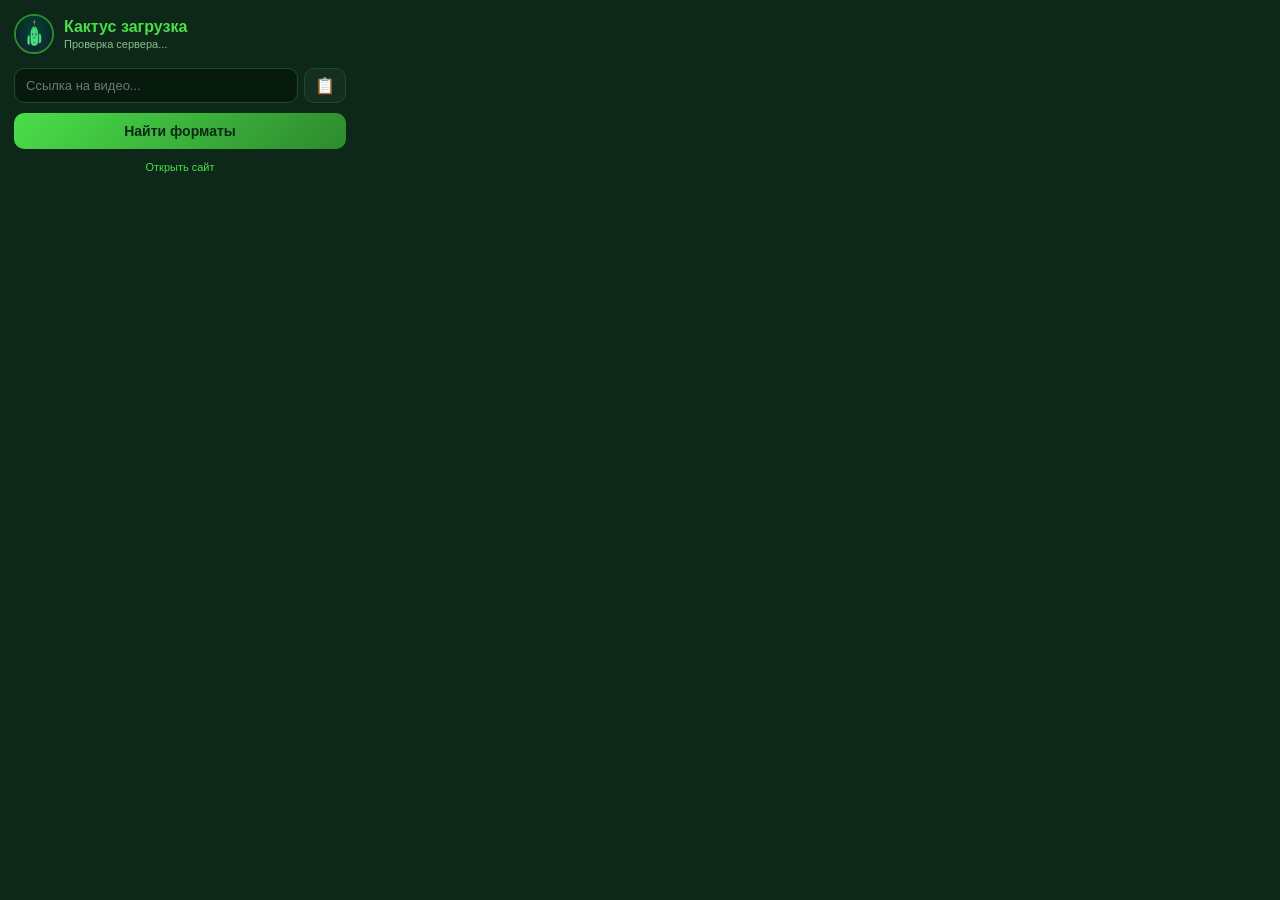
<file: extension/popup.html>
<!DOCTYPE html>
<html lang="ru">
<head>
  <meta charset="UTF-8">
  <meta name="viewport" content="width=device-width, initial-scale=1.0">
  <title>Кактус загрузка</title>
  <link rel="stylesheet" href="popup.css">
</head>
<body>
  <header class="header">
    <img src="icons/icon48.png" alt="" class="logo">
    <div>
      <h1>Кактус загрузка</h1>
      <p class="status" id="server-status">Проверка сервера...</p>
    </div>
  </header>

  <div class="url-row">
    <input type="url" id="url-input" placeholder="Ссылка на видео...">
    <button id="grab-btn" class="btn-icon" title="Взять с текущей вкладки">📋</button>
  </div>

  <button id="analyze-btn" class="btn btn-primary">
    <span class="btn-text">Найти форматы</span>
    <span class="btn-loader hidden"></span>
  </button>

  <div id="error-box" class="error-box hidden"></div>

  <details id="cookies-block" class="cookies-block hidden">
    <summary>Cookies вручную</summary>
    <textarea id="cookies-input" rows="3"></textarea>
  </details>
  <p id="cookies-status" class="cookies-status hidden">✓ YouTube cookies подключены автоматически</p>

  <div id="result" class="hidden">
    <div class="video-info">
      <img id="thumbnail" class="thumbnail hidden" alt="" referrerpolicy="no-referrer">
      <div class="video-meta">
        <p id="video-title" class="video-title">—</p>
        <p id="video-meta" class="video-sub">—</p>
      </div>
    </div>

    <p class="label">Формат</p>
    <select id="format-select" class="format-select"></select>

    <button id="download-btn" class="btn btn-download">
      <span class="btn-text">⬇ Скачать</span>
      <span class="btn-loader hidden"></span>
    </button>
  </div>

  <footer class="footer">
    <a href="https://kaktus-zagruzka.ru/" target="_blank" rel="noopener">Открыть сайт</a>
  </footer>

  <script src="cookies-util.js"></script>
  <script src="popup.js"></script>
</body>
</html>
</file>
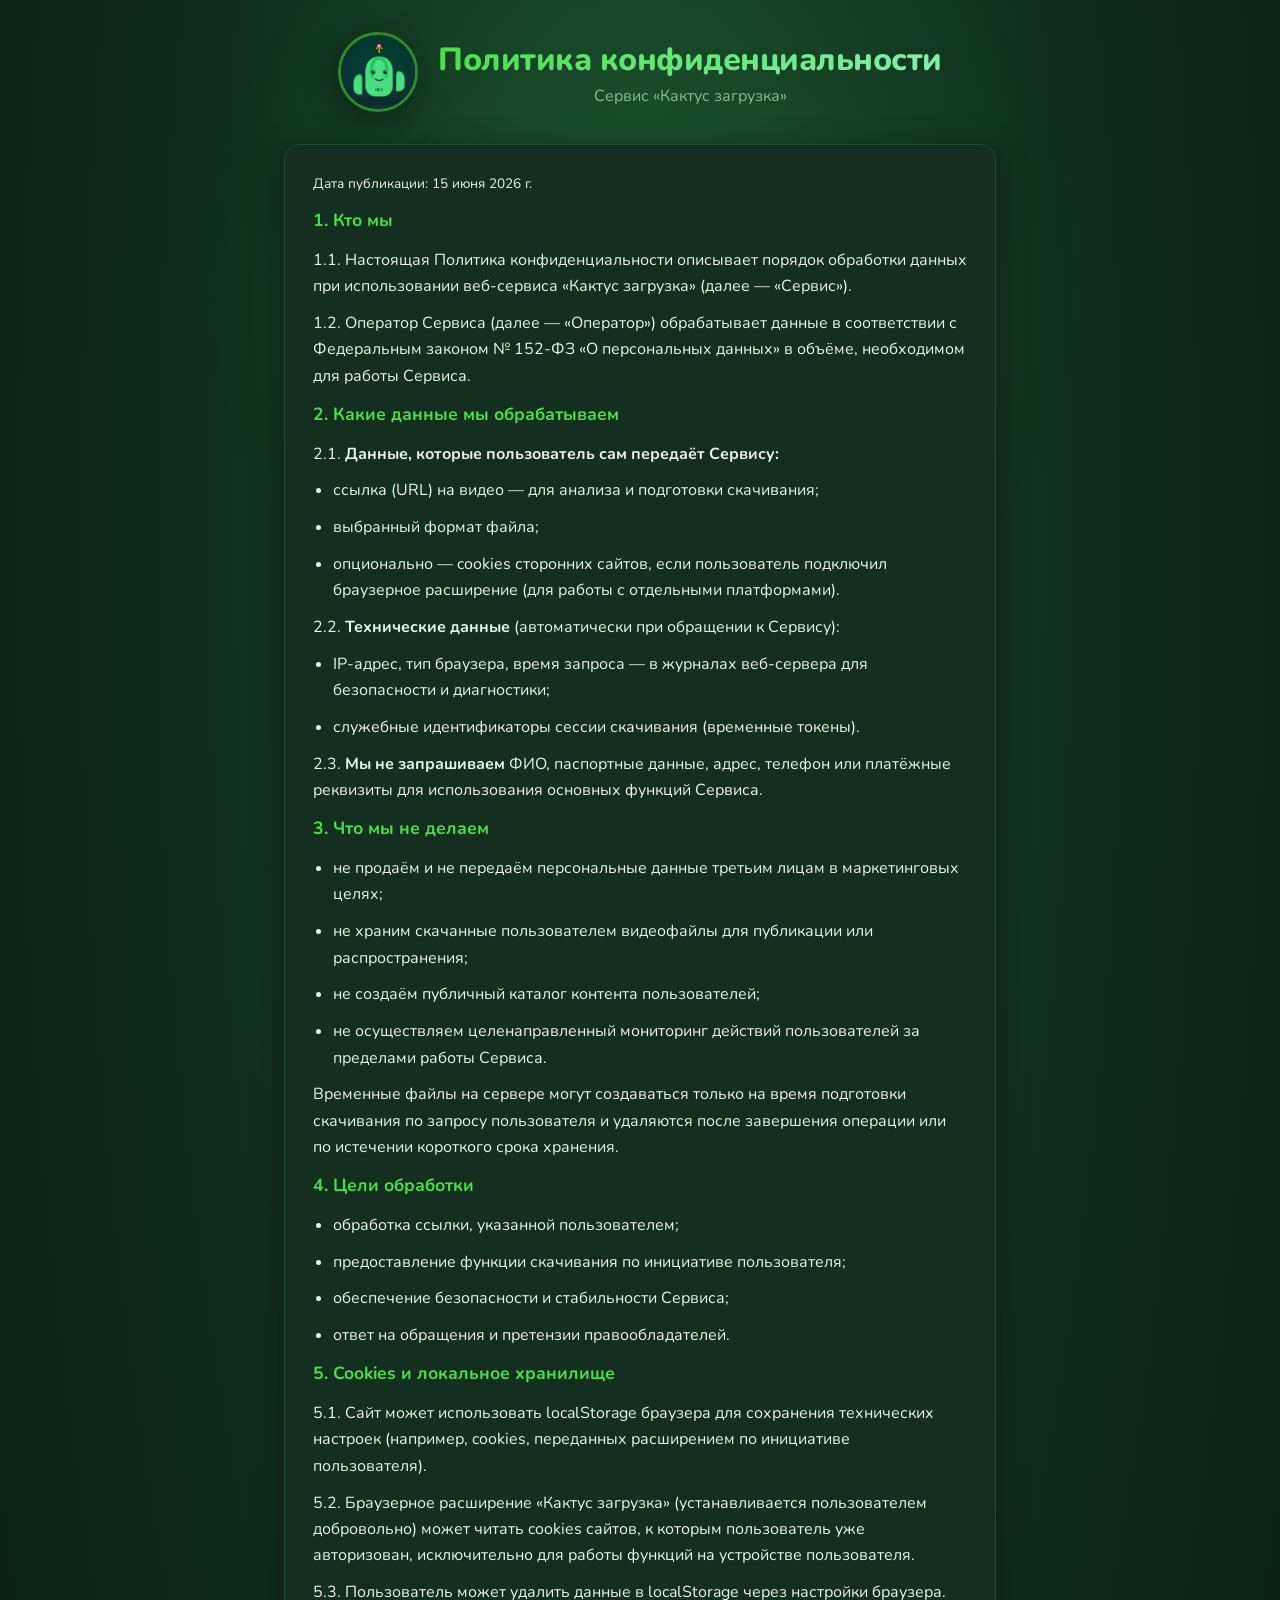
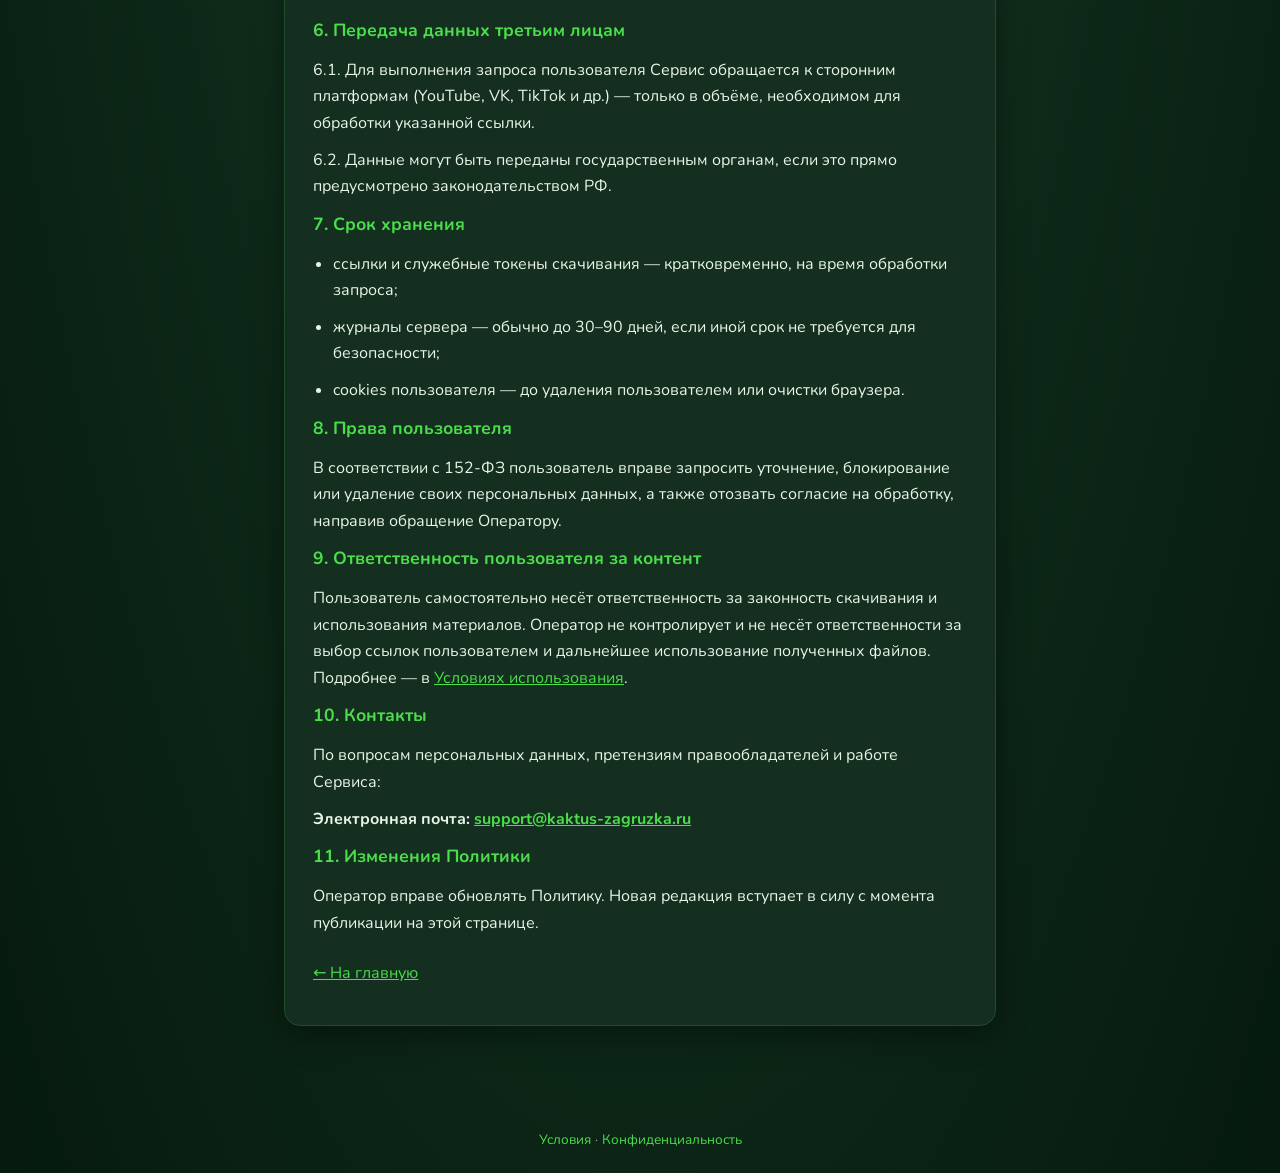
<file: static/privacy.html>
<!DOCTYPE html>
<html lang="ru">
<head>
  <meta charset="UTF-8">
  <meta name="viewport" content="width=device-width, initial-scale=1.0">
  <title>Политика конфиденциальности — Кактус загрузка</title>
  <link rel="icon" href="/static/logo.png" type="image/png">
  <link rel="preconnect" href="https://fonts.googleapis.com">
  <link rel="preconnect" href="https://fonts.gstatic.com" crossorigin>
  <link href="https://fonts.googleapis.com/css2?family=Nunito:wght@400;600;700;800&display=swap" rel="stylesheet">
  <link rel="stylesheet" href="/static/style.css?v=5">
</head>
<body>
  <div class="bg-glow"></div>

  <header class="header">
    <div class="logo-wrap">
      <img src="/static/logo.png" alt="Кактус" class="logo">
      <div>
        <h1>Политика конфиденциальности</h1>
        <p class="tagline">Сервис «Кактус загрузка»</p>
      </div>
    </div>
  </header>

  <main class="container legal-page">
    <article class="card legal-card">
      <p class="legal-updated">Дата публикации: 15 июня 2026 г.</p>

      <section>
        <h2>1. Кто мы</h2>
        <p>1.1. Настоящая Политика конфиденциальности описывает порядок обработки данных при использовании веб-сервиса «Кактус загрузка» (далее — «Сервис»).</p>
        <p>1.2. Оператор Сервиса (далее — «Оператор») обрабатывает данные в соответствии с Федеральным законом № 152-ФЗ «О персональных данных» в объёме, необходимом для работы Сервиса.</p>
      </section>

      <section>
        <h2>2. Какие данные мы обрабатываем</h2>
        <p>2.1. <strong>Данные, которые пользователь сам передаёт Сервису:</strong></p>
        <ul>
          <li>ссылка (URL) на видео — для анализа и подготовки скачивания;</li>
          <li>выбранный формат файла;</li>
          <li>опционально — cookies сторонних сайтов, если пользователь подключил браузерное расширение (для работы с отдельными платформами).</li>
        </ul>
        <p>2.2. <strong>Технические данные</strong> (автоматически при обращении к Сервису):</p>
        <ul>
          <li>IP-адрес, тип браузера, время запроса — в журналах веб-сервера для безопасности и диагностики;</li>
          <li>служебные идентификаторы сессии скачивания (временные токены).</li>
        </ul>
        <p>2.3. <strong>Мы не запрашиваем</strong> ФИО, паспортные данные, адрес, телефон или платёжные реквизиты для использования основных функций Сервиса.</p>
      </section>

      <section>
        <h2>3. Что мы не делаем</h2>
        <ul>
          <li>не продаём и не передаём персональные данные третьим лицам в маркетинговых целях;</li>
          <li>не храним скачанные пользователем видеофайлы для публикации или распространения;</li>
          <li>не создаём публичный каталог контента пользователей;</li>
          <li>не осуществляем целенаправленный мониторинг действий пользователей за пределами работы Сервиса.</li>
        </ul>
        <p>Временные файлы на сервере могут создаваться только на время подготовки скачивания по запросу пользователя и удаляются после завершения операции или по истечении короткого срока хранения.</p>
      </section>

      <section>
        <h2>4. Цели обработки</h2>
        <ul>
          <li>обработка ссылки, указанной пользователем;</li>
          <li>предоставление функции скачивания по инициативе пользователя;</li>
          <li>обеспечение безопасности и стабильности Сервиса;</li>
          <li>ответ на обращения и претензии правообладателей.</li>
        </ul>
      </section>

      <section>
        <h2>5. Cookies и локальное хранилище</h2>
        <p>5.1. Сайт может использовать localStorage браузера для сохранения технических настроек (например, cookies, переданных расширением по инициативе пользователя).</p>
        <p>5.2. Браузерное расширение «Кактус загрузка» (устанавливается пользователем добровольно) может читать cookies сайтов, к которым пользователь уже авторизован, исключительно для работы функций на устройстве пользователя.</p>
        <p>5.3. Пользователь может удалить данные в localStorage через настройки браузера.</p>
      </section>

      <section>
        <h2>6. Передача данных третьим лицам</h2>
        <p>6.1. Для выполнения запроса пользователя Сервис обращается к сторонним платформам (YouTube, VK, TikTok и др.) — только в объёме, необходимом для обработки указанной ссылки.</p>
        <p>6.2. Данные могут быть переданы государственным органам, если это прямо предусмотрено законодательством РФ.</p>
      </section>

      <section>
        <h2>7. Срок хранения</h2>
        <ul>
          <li>ссылки и служебные токены скачивания — кратковременно, на время обработки запроса;</li>
          <li>журналы сервера — обычно до 30–90 дней, если иной срок не требуется для безопасности;</li>
          <li>cookies пользователя — до удаления пользователем или очистки браузера.</li>
        </ul>
      </section>

      <section>
        <h2>8. Права пользователя</h2>
        <p>В соответствии с 152-ФЗ пользователь вправе запросить уточнение, блокирование или удаление своих персональных данных, а также отозвать согласие на обработку, направив обращение Оператору.</p>
      </section>

      <section>
        <h2>9. Ответственность пользователя за контент</h2>
        <p>Пользователь самостоятельно несёт ответственность за законность скачивания и использования материалов. Оператор не контролирует и не несёт ответственности за выбор ссылок пользователем и дальнейшее использование полученных файлов. Подробнее — в <a href="/terms">Условиях использования</a>.</p>
      </section>

      <section>
        <h2>10. Контакты</h2>
        <p>По вопросам персональных данных, претензиям правообладателей и работе Сервиса:</p>
        <p class="legal-contact">Электронная почта: <a href="mailto:support@kaktus-zagruzka.ru">support@kaktus-zagruzka.ru</a></p>
      </section>

      <section>
        <h2>11. Изменения Политики</h2>
        <p>Оператор вправе обновлять Политику. Новая редакция вступает в силу с момента публикации на этой странице.</p>
      </section>

      <p class="legal-back"><a href="/">← На главную</a></p>
    </article>
  </main>

  <footer class="footer">
    <p><a href="/terms">Условия</a> · <a href="/privacy">Конфиденциальность</a></p>
  </footer>
</body>
</html>
</file>
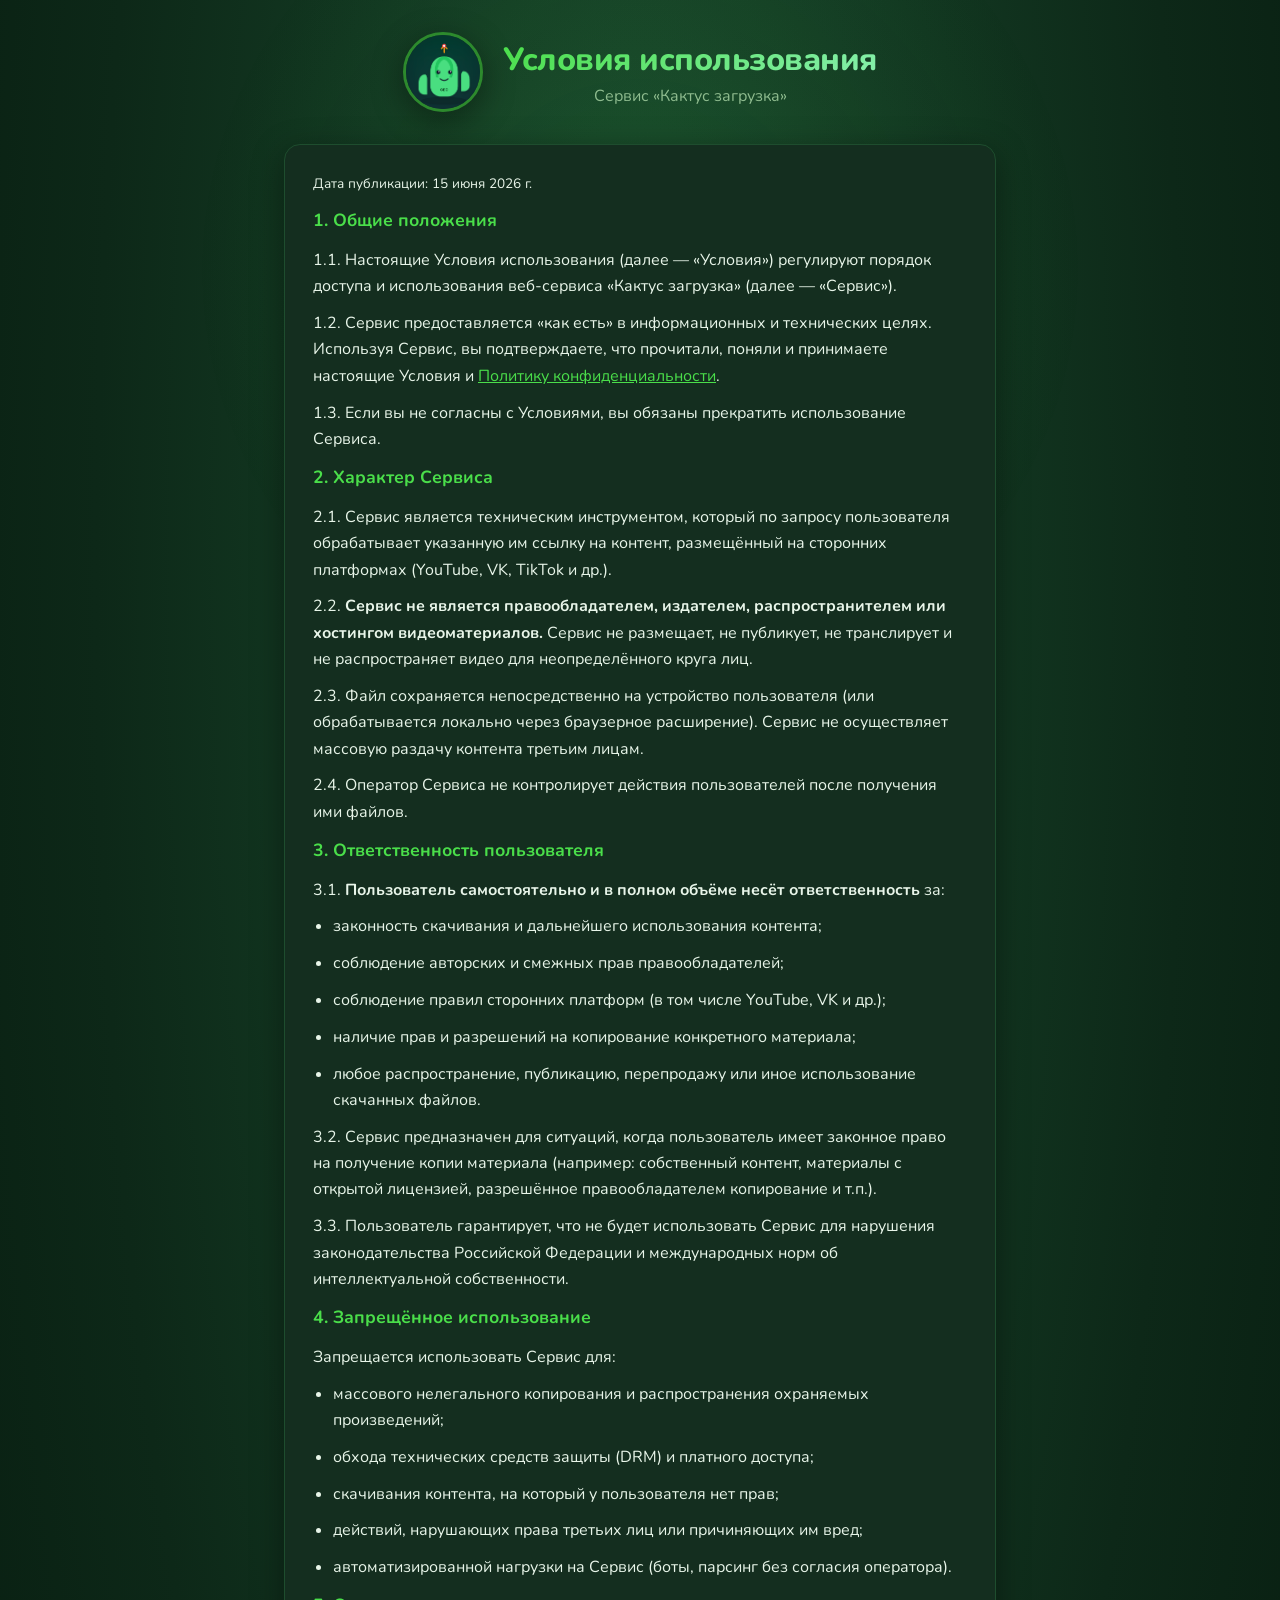
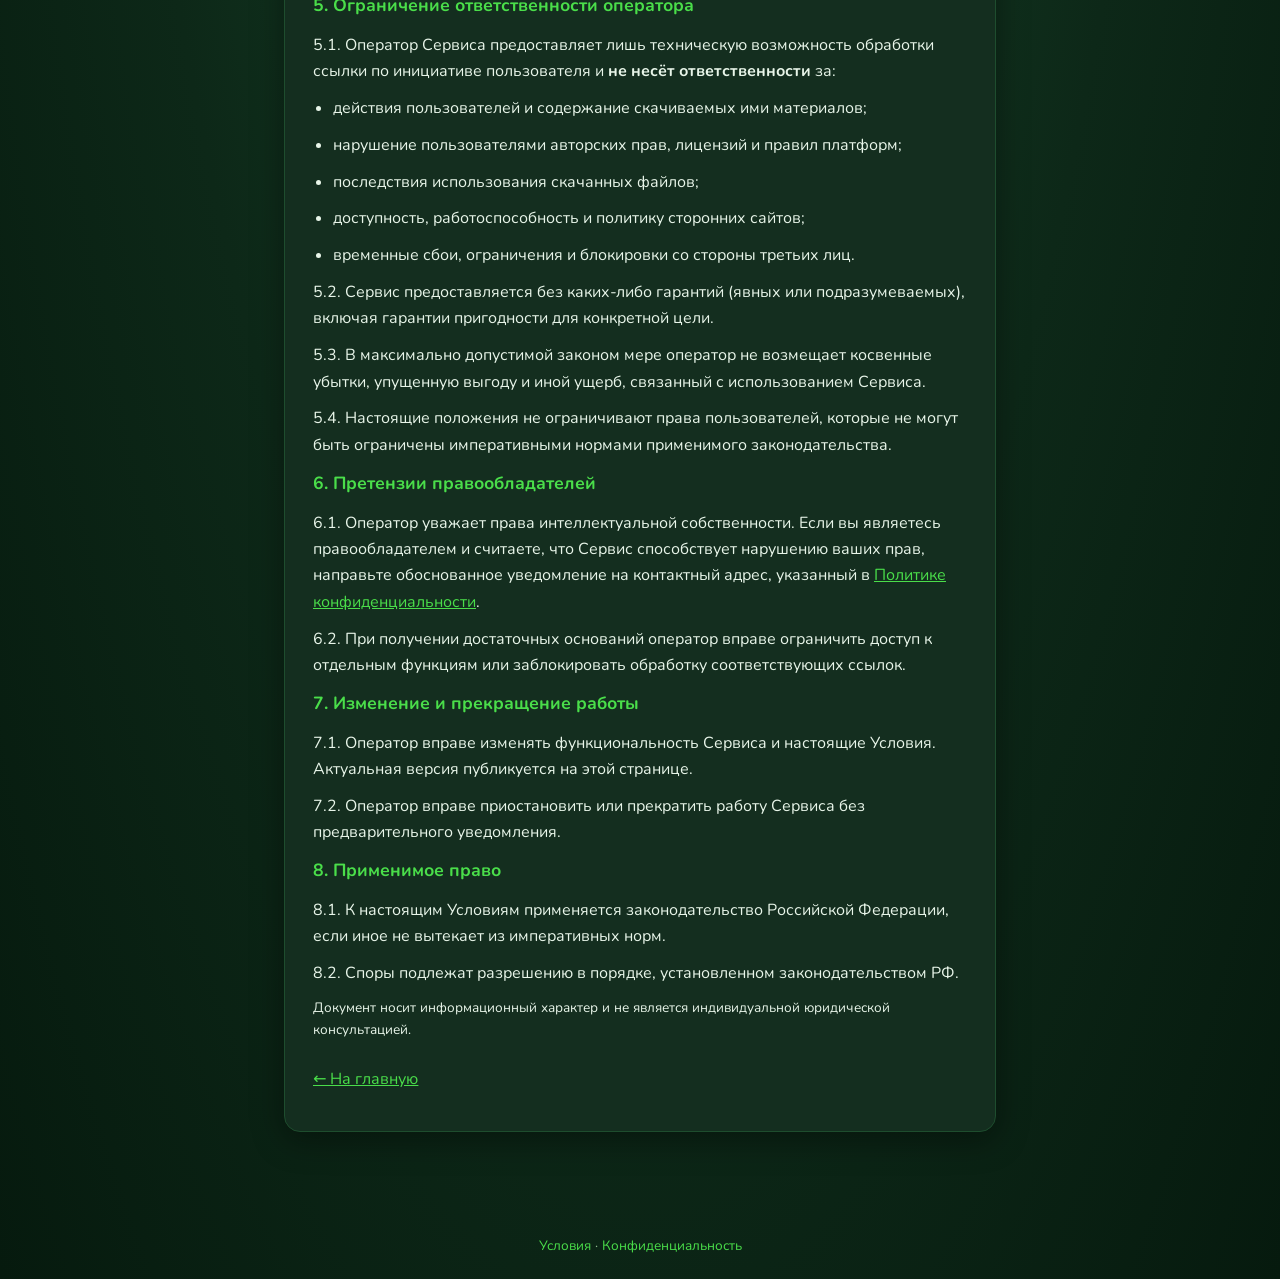
<file: static/terms.html>
<!DOCTYPE html>
<html lang="ru">
<head>
  <meta charset="UTF-8">
  <meta name="viewport" content="width=device-width, initial-scale=1.0">
  <title>Условия использования — Кактус загрузка</title>
  <link rel="icon" href="/static/logo.png" type="image/png">
  <link rel="preconnect" href="https://fonts.googleapis.com">
  <link rel="preconnect" href="https://fonts.gstatic.com" crossorigin>
  <link href="https://fonts.googleapis.com/css2?family=Nunito:wght@400;600;700;800&display=swap" rel="stylesheet">
  <link rel="stylesheet" href="/static/style.css?v=5">
</head>
<body>
  <div class="bg-glow"></div>

  <header class="header">
    <div class="logo-wrap">
      <img src="/static/logo.png" alt="Кактус" class="logo">
      <div>
        <h1>Условия использования</h1>
        <p class="tagline">Сервис «Кактус загрузка»</p>
      </div>
    </div>
  </header>

  <main class="container legal-page">
    <article class="card legal-card">
      <p class="legal-updated">Дата публикации: 15 июня 2026 г.</p>

      <section>
        <h2>1. Общие положения</h2>
        <p>1.1. Настоящие Условия использования (далее — «Условия») регулируют порядок доступа и использования веб-сервиса «Кактус загрузка» (далее — «Сервис»).</p>
        <p>1.2. Сервис предоставляется «как есть» в информационных и технических целях. Используя Сервис, вы подтверждаете, что прочитали, поняли и принимаете настоящие Условия и <a href="/privacy">Политику конфиденциальности</a>.</p>
        <p>1.3. Если вы не согласны с Условиями, вы обязаны прекратить использование Сервиса.</p>
      </section>

      <section>
        <h2>2. Характер Сервиса</h2>
        <p>2.1. Сервис является техническим инструментом, который по запросу пользователя обрабатывает указанную им ссылку на контент, размещённый на сторонних платформах (YouTube, VK, TikTok и др.).</p>
        <p>2.2. <strong>Сервис не является правообладателем, издателем, распространителем или хостингом видеоматериалов.</strong> Сервис не размещает, не публикует, не транслирует и не распространяет видео для неопределённого круга лиц.</p>
        <p>2.3. Файл сохраняется непосредственно на устройство пользователя (или обрабатывается локально через браузерное расширение). Сервис не осуществляет массовую раздачу контента третьим лицам.</p>
        <p>2.4. Оператор Сервиса не контролирует действия пользователей после получения ими файлов.</p>
      </section>

      <section>
        <h2>3. Ответственность пользователя</h2>
        <p>3.1. <strong>Пользователь самостоятельно и в полном объёме несёт ответственность</strong> за:</p>
        <ul>
          <li>законность скачивания и дальнейшего использования контента;</li>
          <li>соблюдение авторских и смежных прав правообладателей;</li>
          <li>соблюдение правил сторонних платформ (в том числе YouTube, VK и др.);</li>
          <li>наличие прав и разрешений на копирование конкретного материала;</li>
          <li>любое распространение, публикацию, перепродажу или иное использование скачанных файлов.</li>
        </ul>
        <p>3.2. Сервис предназначен для ситуаций, когда пользователь имеет законное право на получение копии материала (например: собственный контент, материалы с открытой лицензией, разрешённое правообладателем копирование и т.п.).</p>
        <p>3.3. Пользователь гарантирует, что не будет использовать Сервис для нарушения законодательства Российской Федерации и международных норм об интеллектуальной собственности.</p>
      </section>

      <section>
        <h2>4. Запрещённое использование</h2>
        <p>Запрещается использовать Сервис для:</p>
        <ul>
          <li>массового нелегального копирования и распространения охраняемых произведений;</li>
          <li>обхода технических средств защиты (DRM) и платного доступа;</li>
          <li>скачивания контента, на который у пользователя нет прав;</li>
          <li>действий, нарушающих права третьих лиц или причиняющих им вред;</li>
          <li>автоматизированной нагрузки на Сервис (боты, парсинг без согласия оператора).</li>
        </ul>
      </section>

      <section>
        <h2>5. Ограничение ответственности оператора</h2>
        <p>5.1. Оператор Сервиса предоставляет лишь техническую возможность обработки ссылки по инициативе пользователя и <strong>не несёт ответственности</strong> за:</p>
        <ul>
          <li>действия пользователей и содержание скачиваемых ими материалов;</li>
          <li>нарушение пользователями авторских прав, лицензий и правил платформ;</li>
          <li>последствия использования скачанных файлов;</li>
          <li>доступность, работоспособность и политику сторонних сайтов;</li>
          <li>временные сбои, ограничения и блокировки со стороны третьих лиц.</li>
        </ul>
        <p>5.2. Сервис предоставляется без каких-либо гарантий (явных или подразумеваемых), включая гарантии пригодности для конкретной цели.</p>
        <p>5.3. В максимально допустимой законом мере оператор не возмещает косвенные убытки, упущенную выгоду и иной ущерб, связанный с использованием Сервиса.</p>
        <p>5.4. Настоящие положения не ограничивают права пользователей, которые не могут быть ограничены императивными нормами применимого законодательства.</p>
      </section>

      <section>
        <h2>6. Претензии правообладателей</h2>
        <p>6.1. Оператор уважает права интеллектуальной собственности. Если вы являетесь правообладателем и считаете, что Сервис способствует нарушению ваших прав, направьте обоснованное уведомление на контактный адрес, указанный в <a href="/privacy">Политике конфиденциальности</a>.</p>
        <p>6.2. При получении достаточных оснований оператор вправе ограничить доступ к отдельным функциям или заблокировать обработку соответствующих ссылок.</p>
      </section>

      <section>
        <h2>7. Изменение и прекращение работы</h2>
        <p>7.1. Оператор вправе изменять функциональность Сервиса и настоящие Условия. Актуальная версия публикуется на этой странице.</p>
        <p>7.2. Оператор вправе приостановить или прекратить работу Сервиса без предварительного уведомления.</p>
      </section>

      <section>
        <h2>8. Применимое право</h2>
        <p>8.1. К настоящим Условиям применяется законодательство Российской Федерации, если иное не вытекает из императивных норм.</p>
        <p>8.2. Споры подлежат разрешению в порядке, установленном законодательством РФ.</p>
      </section>

      <p class="legal-note">Документ носит информационный характер и не является индивидуальной юридической консультацией.</p>

      <p class="legal-back"><a href="/">← На главную</a></p>
    </article>
  </main>

  <footer class="footer">
    <p><a href="/terms">Условия</a> · <a href="/privacy">Конфиденциальность</a></p>
  </footer>
</body>
</html>
</file>
<file: extension/popup.css>
* {
  box-sizing: border-box;
  margin: 0;
  padding: 0;
}

body {
  width: 360px;
  font-family: -apple-system, BlinkMacSystemFont, 'Segoe UI', sans-serif;
  background: #0d2818;
  color: #e8f5e9;
  padding: 14px;
}

.header {
  display: flex;
  align-items: center;
  gap: 10px;
  margin-bottom: 14px;
}

.logo {
  width: 40px;
  height: 40px;
  border-radius: 50%;
  border: 2px solid #2d8a2d;
}

.header h1 {
  font-size: 16px;
  font-weight: 800;
  color: #4ade4a;
}

.status {
  font-size: 11px;
  color: #8fbc8f;
  margin-top: 2px;
}

.status.online { color: #4ade4a; }
.status.offline { color: #f87171; }

.url-row {
  display: flex;
  gap: 6px;
  margin-bottom: 10px;
}

input[type="url"] {
  flex: 1;
  background: #061a0e;
  border: 1.5px solid #1e4d2e;
  border-radius: 10px;
  padding: 9px 11px;
  color: #e8f5e9;
  font-size: 13px;
  outline: none;
}

input[type="url"]:focus {
  border-color: #4ade4a;
}

.btn-icon {
  background: #142e1f;
  border: 1.5px solid #1e4d2e;
  border-radius: 10px;
  padding: 0 10px;
  cursor: pointer;
  font-size: 16px;
}

.btn-icon:hover {
  border-color: #4ade4a;
}

.btn {
  width: 100%;
  border: none;
  border-radius: 10px;
  padding: 10px;
  font-size: 14px;
  font-weight: 700;
  cursor: pointer;
  display: flex;
  align-items: center;
  justify-content: center;
  gap: 6px;
}

.btn:disabled {
  opacity: 0.5;
  cursor: not-allowed;
}

.btn-primary {
  background: linear-gradient(135deg, #4ade4a, #2d8a2d);
  color: #0d2818;
}

.btn-download {
  margin-top: 10px;
  background: linear-gradient(135deg, #f97316, #ef4444);
  color: white;
}

.btn-loader {
  width: 14px;
  height: 14px;
  border: 2px solid rgba(0,0,0,0.2);
  border-top-color: currentColor;
  border-radius: 50%;
  animation: spin 0.7s linear infinite;
}

@keyframes spin {
  to { transform: rotate(360deg); }
}

.hidden { display: none !important; }

.error-box {
  margin-top: 10px;
  background: rgba(239,68,68,0.15);
  border: 1px solid rgba(239,68,68,0.4);
  border-radius: 8px;
  padding: 8px 10px;
  font-size: 12px;
  color: #fca5a5;
}

.error-box.status-info {
  background: rgba(76, 175, 80, 0.12);
  border-color: rgba(76, 175, 80, 0.35);
  color: #86efac;
}

.video-info {
  display: flex;
  gap: 10px;
  margin: 12px 0 10px;
  align-items: flex-start;
}

.thumbnail {
  width: 120px;
  height: 68px;
  object-fit: cover;
  border-radius: 8px;
  border: 1px solid #1e4d2e;
  flex-shrink: 0;
  display: block;
  background: #061a0e;
}

.video-title {
  font-size: 13px;
  font-weight: 700;
  line-height: 1.3;
  word-break: break-word;
}

.video-sub {
  font-size: 11px;
  color: #8fbc8f;
  margin-top: 3px;
}

.label {
  font-size: 11px;
  color: #8fbc8f;
  margin-bottom: 5px;
}

.format-select {
  width: 100%;
  background: #061a0e;
  border: 1.5px solid #1e4d2e;
  border-radius: 10px;
  padding: 9px 11px;
  color: #e8f5e9;
  font-size: 13px;
  outline: none;
}

.format-select:focus {
  border-color: #4ade4a;
}

.footer {
  margin-top: 12px;
  text-align: center;
  font-size: 11px;
}

.footer a {
  color: #4ade4a;
  text-decoration: none;
}

.footer a:hover {
  text-decoration: underline;
}

.cookies-block {
  margin-bottom: 10px;
  text-align: left;
}

.cookies-block summary {
  cursor: pointer;
  font-size: 11px;
  color: #8fbc8f;
  font-weight: 600;
}

#cookies-input {
  width: 100%;
  margin-top: 6px;
  background: #061a0e;
  border: 1.5px solid #1e4d2e;
  border-radius: 8px;
  padding: 6px 8px;
  color: #e8f5e9;
  font-family: monospace;
  font-size: 10px;
  resize: vertical;
}

.cookies-status {
  font-size: 11px;
  color: #4ade4a;
  margin-bottom: 8px;
  font-weight: 600;
}
</file>
<file: static/style.css>
*, *::before, *::after {
  box-sizing: border-box;
  margin: 0;
  padding: 0;
}

:root {
  --green-bright: #4ade4a;
  --green-mid: #2d8a2d;
  --green-dark: #0d2818;
  --green-card: #142e1f;
  --green-border: #1e4d2e;
  --orange: #f97316;
  --red: #ef4444;
  --text: #e8f5e9;
  --text-muted: #8fbc8f;
  --shadow: rgba(0, 0, 0, 0.4);
}

html {
  font-size: 16px;
}

body {
  font-family: 'Nunito', system-ui, sans-serif;
  background: radial-gradient(ellipse at 50% 20%, #1a4d2e 0%, var(--green-dark) 60%, #061a0e 100%);
  min-height: 100vh;
  color: var(--text);
  display: flex;
  flex-direction: column;
  position: relative;
  overflow-x: hidden;
}

.bg-glow {
  position: fixed;
  inset: 0;
  background: radial-gradient(circle at 50% 30%, rgba(74, 222, 74, 0.08) 0%, transparent 50%);
  pointer-events: none;
  z-index: 0;
}

.header {
  padding: 2rem 1.5rem 1rem;
  text-align: center;
  position: relative;
  z-index: 1;
}

.logo-wrap {
  display: flex;
  align-items: center;
  justify-content: center;
  gap: 1.25rem;
}

.logo {
  width: 80px;
  height: 80px;
  border-radius: 50%;
  object-fit: cover;
  box-shadow: 0 8px 32px var(--shadow);
  border: 3px solid var(--green-mid);
}

.header h1 {
  font-size: 2rem;
  font-weight: 800;
  background: linear-gradient(135deg, var(--green-bright), #86efac);
  -webkit-background-clip: text;
  -webkit-text-fill-color: transparent;
  background-clip: text;
  letter-spacing: -0.5px;
}

.tagline {
  color: var(--text-muted);
  font-size: 1rem;
  margin-top: 0.25rem;
}

.container {
  flex: 1;
  max-width: 720px;
  width: 100%;
  margin: 0 auto;
  padding: 1rem 1.5rem 3rem;
  position: relative;
  z-index: 1;
}

.card {
  background: var(--green-card);
  border: 1px solid var(--green-border);
  border-radius: 16px;
  padding: 1.5rem;
  box-shadow: 0 8px 32px var(--shadow);
}

.input-card {
  margin-bottom: 1.5rem;
}

.label {
  display: block;
  font-weight: 600;
  margin-bottom: 0.75rem;
  color: var(--text-muted);
  font-size: 0.9rem;
}

.input-row {
  display: flex;
  gap: 0.75rem;
}

input[type="url"] {
  flex: 1;
  background: var(--green-dark);
  border: 2px solid var(--green-border);
  border-radius: 12px;
  padding: 0.875rem 1rem;
  color: var(--text);
  font-family: inherit;
  font-size: 1rem;
  outline: none;
  transition: border-color 0.2s;
}

input[type="url"]::placeholder {
  color: #4a7a5a;
}

input[type="url"]:focus {
  border-color: var(--green-bright);
}

.btn {
  display: inline-flex;
  align-items: center;
  justify-content: center;
  gap: 0.5rem;
  border: none;
  border-radius: 12px;
  padding: 0.875rem 1.5rem;
  font-family: inherit;
  font-size: 1rem;
  font-weight: 700;
  cursor: pointer;
  transition: transform 0.15s, box-shadow 0.15s, opacity 0.15s;
  white-space: nowrap;
}

.btn:active:not(:disabled) {
  transform: scale(0.97);
}

.btn:disabled {
  opacity: 0.5;
  cursor: not-allowed;
}

.btn-primary {
  background: linear-gradient(135deg, var(--green-bright), var(--green-mid));
  color: var(--green-dark);
  box-shadow: 0 4px 16px rgba(74, 222, 74, 0.3);
}

.btn-primary:hover:not(:disabled) {
  box-shadow: 0 6px 24px rgba(74, 222, 74, 0.45);
}

.btn-download {
  width: 100%;
  margin-top: 1.25rem;
  background: linear-gradient(135deg, var(--orange), var(--red));
  color: white;
  padding: 1rem;
  font-size: 1.1rem;
  box-shadow: 0 4px 16px rgba(249, 115, 22, 0.35);
}

.btn-download:hover:not(:disabled) {
  box-shadow: 0 6px 24px rgba(249, 115, 22, 0.5);
}

.btn-loader {
  width: 18px;
  height: 18px;
  border: 3px solid rgba(255,255,255,0.3);
  border-top-color: currentColor;
  border-radius: 50%;
  animation: spin 0.7s linear infinite;
}

@keyframes spin {
  to { transform: rotate(360deg); }
}

.hidden {
  display: none !important;
}

.platforms {
  display: flex;
  flex-wrap: wrap;
  gap: 0.5rem;
  margin-top: 1rem;
}

.platform-badge {
  background: var(--green-dark);
  border: 1px solid var(--green-border);
  border-radius: 20px;
  padding: 0.25rem 0.75rem;
  font-size: 0.8rem;
  color: var(--text-muted);
}

.cookies-block {
  margin-top: 1rem;
  text-align: left;
}

.cookies-block summary {
  cursor: pointer;
  font-size: 0.85rem;
  color: var(--text-muted);
  font-weight: 600;
}

.cookies-block summary:hover {
  color: var(--green-bright);
}

.cookies-status {
  margin-top: 0.75rem;
  font-size: 0.85rem;
  color: var(--green-bright);
  font-weight: 600;
  text-align: left;
}

.cookies-hint {
  font-size: 0.8rem;
  color: var(--text-muted);
  margin: 0.6rem 0;
  line-height: 1.5;
}

#cookies-input {
  width: 100%;
  background: var(--green-dark);
  border: 1.5px solid var(--green-border);
  border-radius: 10px;
  padding: 0.75rem;
  color: var(--text);
  font-family: monospace;
  font-size: 0.75rem;
  resize: vertical;
  outline: none;
}

#cookies-input:focus {
  border-color: var(--green-bright);
}

.error-box {
  background: rgba(239, 68, 68, 0.15);
  border: 1px solid rgba(239, 68, 68, 0.4);
  border-radius: 12px;
  padding: 1rem 1.25rem;
  color: #fca5a5;
  margin-bottom: 1.5rem;
  font-size: 0.95rem;
}

.error-box.status-info {
  background: rgba(76, 175, 80, 0.12);
  border-color: rgba(76, 175, 80, 0.35);
  color: #86efac;
}

.local-banner {
  background: rgba(251, 191, 36, 0.12);
  border: 1px solid rgba(251, 191, 36, 0.35);
  border-radius: 12px;
  padding: 1rem 1.25rem;
  margin-bottom: 1.25rem;
  color: #fde68a;
  font-size: 0.92rem;
  line-height: 1.5;
}

.local-banner a {
  color: var(--green-bright);
  font-weight: 700;
}

.local-banner.local-active {
  background: rgba(76, 175, 80, 0.12);
  border-color: rgba(76, 175, 80, 0.35);
  color: #86efac;
}

.ext-hint-strong {
  margin-top: 0.75rem;
  color: var(--green-bright);
}

.video-card {
  display: flex;
  gap: 1.25rem;
  margin-bottom: 1.25rem;
  align-items: flex-start;
}

.video-preview {
  flex-shrink: 0;
}

.thumbnail {
  width: 160px;
  height: 90px;
  object-fit: cover;
  border-radius: 10px;
  border: 2px solid var(--green-border);
  display: block;
  background: var(--green-dark);
}

.thumbnail-placeholder {
  width: 160px;
  height: 90px;
  background: var(--green-dark);
  border-radius: 10px;
  border: 2px solid var(--green-border);
  display: flex;
  align-items: center;
  justify-content: center;
  font-size: 2.5rem;
}

.video-info h2 {
  font-size: 1.1rem;
  font-weight: 700;
  line-height: 1.4;
  margin-bottom: 0.5rem;
  word-break: break-word;
}

.meta {
  font-size: 0.85rem;
  color: var(--text-muted);
  display: flex;
  flex-wrap: wrap;
  gap: 0.35rem;
  align-items: center;
}

.dot {
  opacity: 0.5;
}

.formats-card h3 {
  font-size: 1rem;
  font-weight: 700;
  color: var(--text-muted);
}

.formats-header {
  display: flex;
  align-items: center;
  justify-content: space-between;
  gap: 0.75rem;
  margin-bottom: 1rem;
  flex-wrap: wrap;
}

.formats-count {
  font-size: 0.85rem;
  color: var(--green-bright);
  font-weight: 600;
}

.formats-list {
  display: flex;
  flex-direction: column;
  gap: 0.5rem;
  max-height: 480px;
  overflow-y: auto;
}

.formats-list::-webkit-scrollbar {
  width: 6px;
}

.formats-list::-webkit-scrollbar-thumb {
  background: var(--green-border);
  border-radius: 3px;
}

.format-item {
  display: flex;
  align-items: center;
  gap: 0.75rem;
  padding: 0.875rem 1rem;
  background: var(--green-dark);
  border: 2px solid var(--green-border);
  border-radius: 10px;
  cursor: pointer;
  transition: border-color 0.15s, background 0.15s;
}

.format-item:hover {
  border-color: var(--green-mid);
}

.format-item.selected {
  border-color: var(--green-bright);
  background: rgba(74, 222, 74, 0.08);
}

.format-item input[type="radio"] {
  accent-color: var(--green-bright);
  width: 18px;
  height: 18px;
  flex-shrink: 0;
}

.format-label {
  flex: 1;
  font-weight: 600;
  font-size: 0.95rem;
}

.format-size {
  font-size: 0.85rem;
  color: var(--text-muted);
  flex-shrink: 0;
}

.format-badge {
  display: inline-block;
  margin-left: 0.5rem;
  background: rgba(74, 222, 74, 0.2);
  color: var(--green-bright);
  font-size: 0.7rem;
  font-weight: 700;
  padding: 0.15rem 0.5rem;
  border-radius: 6px;
  vertical-align: middle;
}

.footer {
  text-align: center;
  padding: 1.5rem;
  color: var(--text-muted);
  font-size: 0.85rem;
  position: relative;
  z-index: 1;
}

.footer a {
  color: var(--green-bright);
  text-decoration: none;
}

.footer a:hover {
  text-decoration: underline;
}

.legal-notice {
  margin-top: 0.75rem;
  font-size: 0.78rem;
  line-height: 1.45;
  color: var(--text-muted);
}

.legal-page {
  max-width: 760px;
  margin: 0 auto 2rem;
}

.legal-card {
  padding: 1.75rem;
  line-height: 1.65;
}

.legal-card h2 {
  font-size: 1.1rem;
  margin: 1.5rem 0 0.75rem;
  color: var(--green-bright);
}

.legal-card h2:first-of-type {
  margin-top: 0;
}

.legal-card p,
.legal-card li {
  margin-bottom: 0.65rem;
  color: var(--text);
}

.legal-card ul {
  padding-left: 1.25rem;
}

.legal-card a {
  color: var(--green-bright);
}

.legal-updated,
.legal-note {
  font-size: 0.85rem;
  color: var(--text-muted);
}

.legal-contact {
  font-weight: 700;
}

.legal-back {
  margin-top: 1.5rem;
}

.ext-install-btn {
  position: fixed;
  top: 1.25rem;
  right: 1.25rem;
  z-index: 100;
  display: inline-flex;
  align-items: center;
  gap: 0.5rem;
  background: var(--green-card);
  border: 1.5px solid var(--green-border);
  border-radius: 12px;
  padding: 0.6rem 1rem;
  color: var(--green-bright);
  font-family: inherit;
  font-size: 0.9rem;
  font-weight: 700;
  text-decoration: none;
  cursor: pointer;
  box-shadow: 0 4px 20px var(--shadow);
  transition: border-color 0.2s, box-shadow 0.2s, transform 0.15s;
}

.ext-install-btn:hover {
  border-color: var(--green-bright);
  box-shadow: 0 6px 28px rgba(74, 222, 74, 0.2);
  transform: translateY(-1px);
}

.ext-modal {
  position: fixed;
  inset: 0;
  z-index: 200;
  display: flex;
  align-items: center;
  justify-content: center;
  padding: 1.5rem;
}

.ext-modal-backdrop {
  position: absolute;
  inset: 0;
  background: rgba(0, 0, 0, 0.65);
  backdrop-filter: blur(4px);
}

.ext-modal-content {
  position: relative;
  background: var(--green-card);
  border: 1px solid var(--green-border);
  border-radius: 20px;
  padding: 2rem;
  max-width: 560px;
  width: 100%;
  max-height: 90vh;
  overflow-y: auto;
  box-shadow: 0 16px 48px var(--shadow);
  text-align: center;
}

.ext-modal-content::-webkit-scrollbar {
  width: 6px;
}

.ext-modal-content::-webkit-scrollbar-thumb {
  background: var(--green-border);
  border-radius: 3px;
}

.ext-modal-close {
  position: absolute;
  top: 1rem;
  right: 1rem;
  background: none;
  border: none;
  color: var(--text-muted);
  font-size: 1.5rem;
  cursor: pointer;
  line-height: 1;
  padding: 0.25rem;
}

.ext-modal-close:hover {
  color: var(--text);
}

.ext-modal-logo {
  width: 64px;
  height: 64px;
  border-radius: 50%;
  border: 3px solid var(--green-mid);
  margin-bottom: 1rem;
}

.ext-modal-content h2 {
  font-size: 1.4rem;
  font-weight: 800;
  color: var(--green-bright);
  margin-bottom: 0.5rem;
}

.ext-hint {
  font-size: 0.88rem;
  color: var(--text-muted);
  line-height: 1.6;
  text-align: left;
}

.ext-hint code {
  background: var(--green-dark);
  padding: 0.1rem 0.35rem;
  border-radius: 4px;
  font-size: 0.82rem;
  color: var(--green-bright);
}

.ext-download-btn {
  text-decoration: none;
  display: flex;
  width: 100%;
  padding: 0.875rem;
  margin-bottom: 1rem;
  justify-content: center;
}

@media (max-width: 600px) {
  .logo-wrap {
    flex-direction: column;
    gap: 0.75rem;
  }

  .header h1 {
    font-size: 1.6rem;
  }

  .input-row {
    flex-direction: column;
  }

  .btn-primary {
    width: 100%;
  }

  .video-card {
    flex-direction: column;
    align-items: stretch;
    text-align: left;
  }

  .video-preview {
    width: 100%;
  }

  .thumbnail,
  .thumbnail-placeholder {
    width: 100%;
    height: auto;
    aspect-ratio: 16 / 9;
    min-height: 180px;
    max-height: 220px;
  }

  .meta {
    justify-content: flex-start;
  }

  .formats-list {
    max-height: none;
  }

  .format-item {
    flex-wrap: wrap;
  }

  .format-size {
    width: 100%;
    padding-left: 2rem;
  }

  .ext-install-btn {
    top: 0.75rem;
    right: 0.75rem;
    font-size: 0.8rem;
    padding: 0.5rem 0.75rem;
  }

  .ext-install-btn svg {
    display: none;
  }
}
</file>
